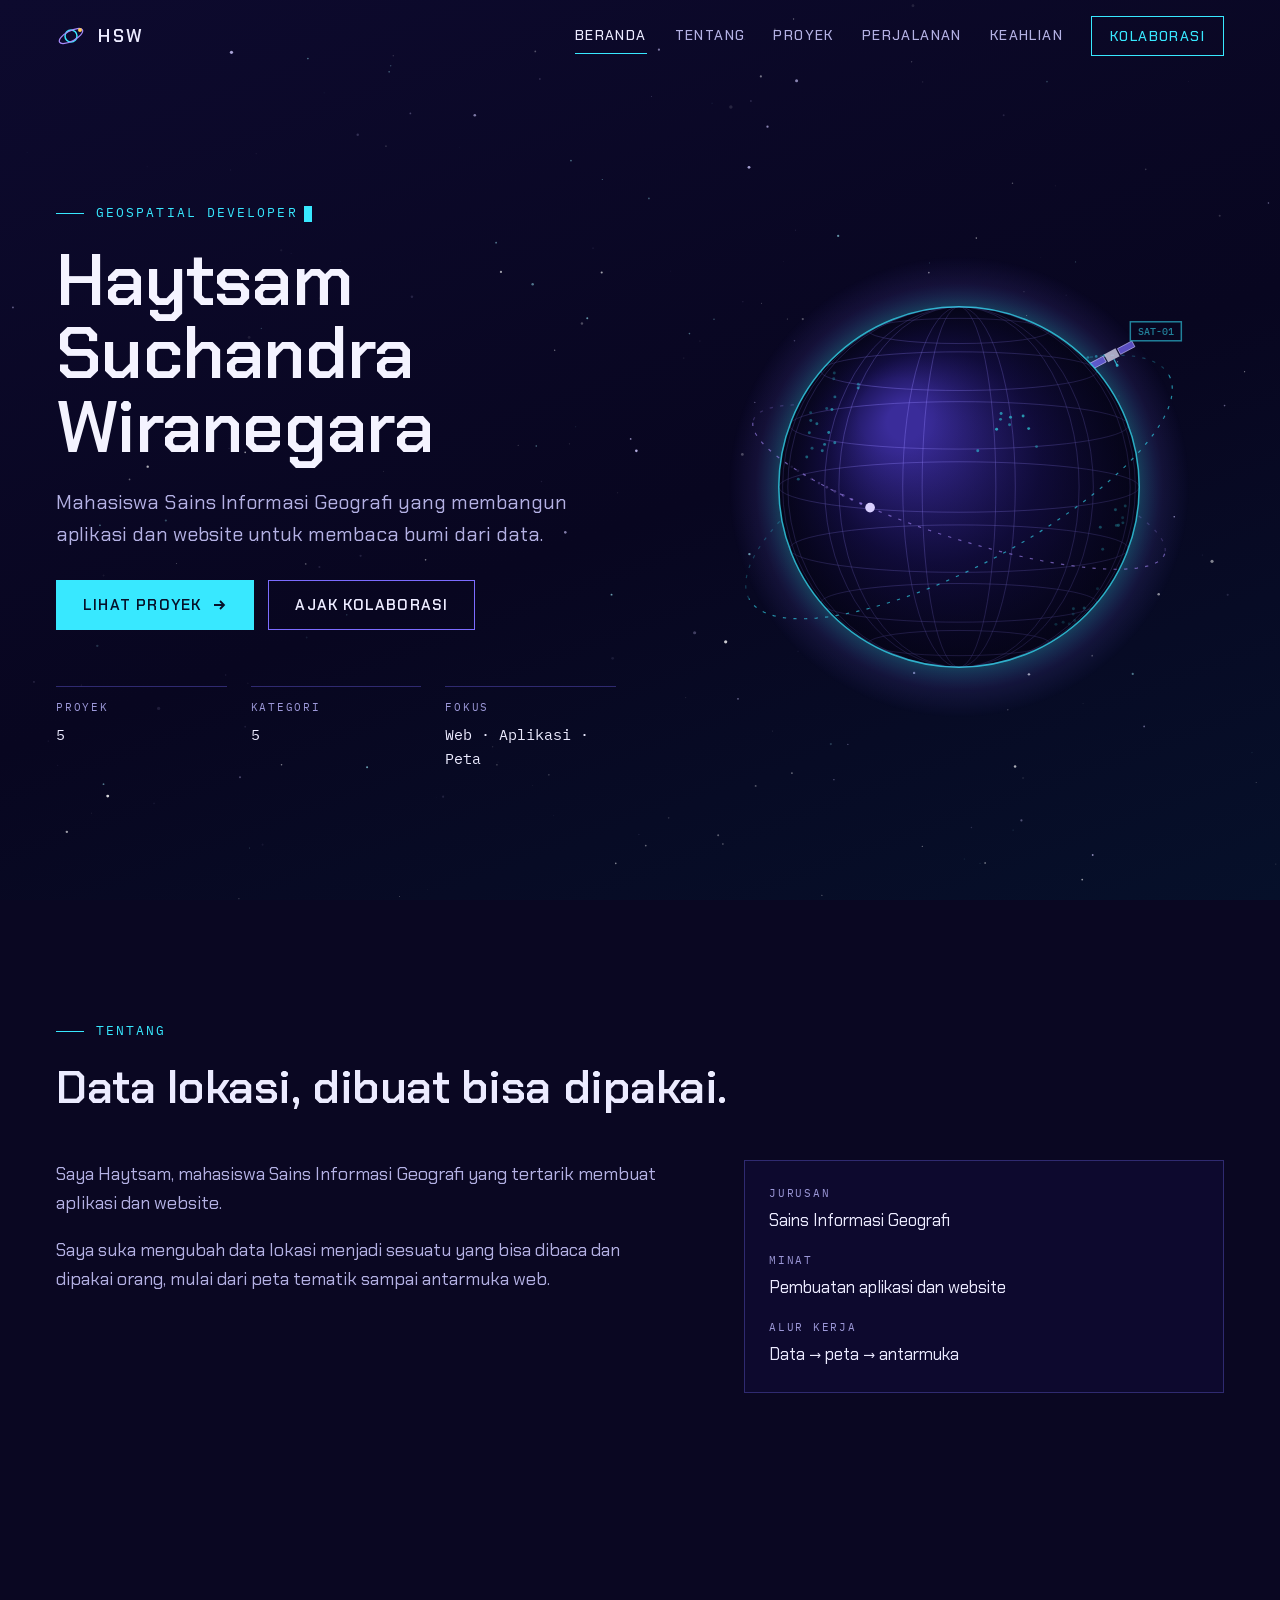
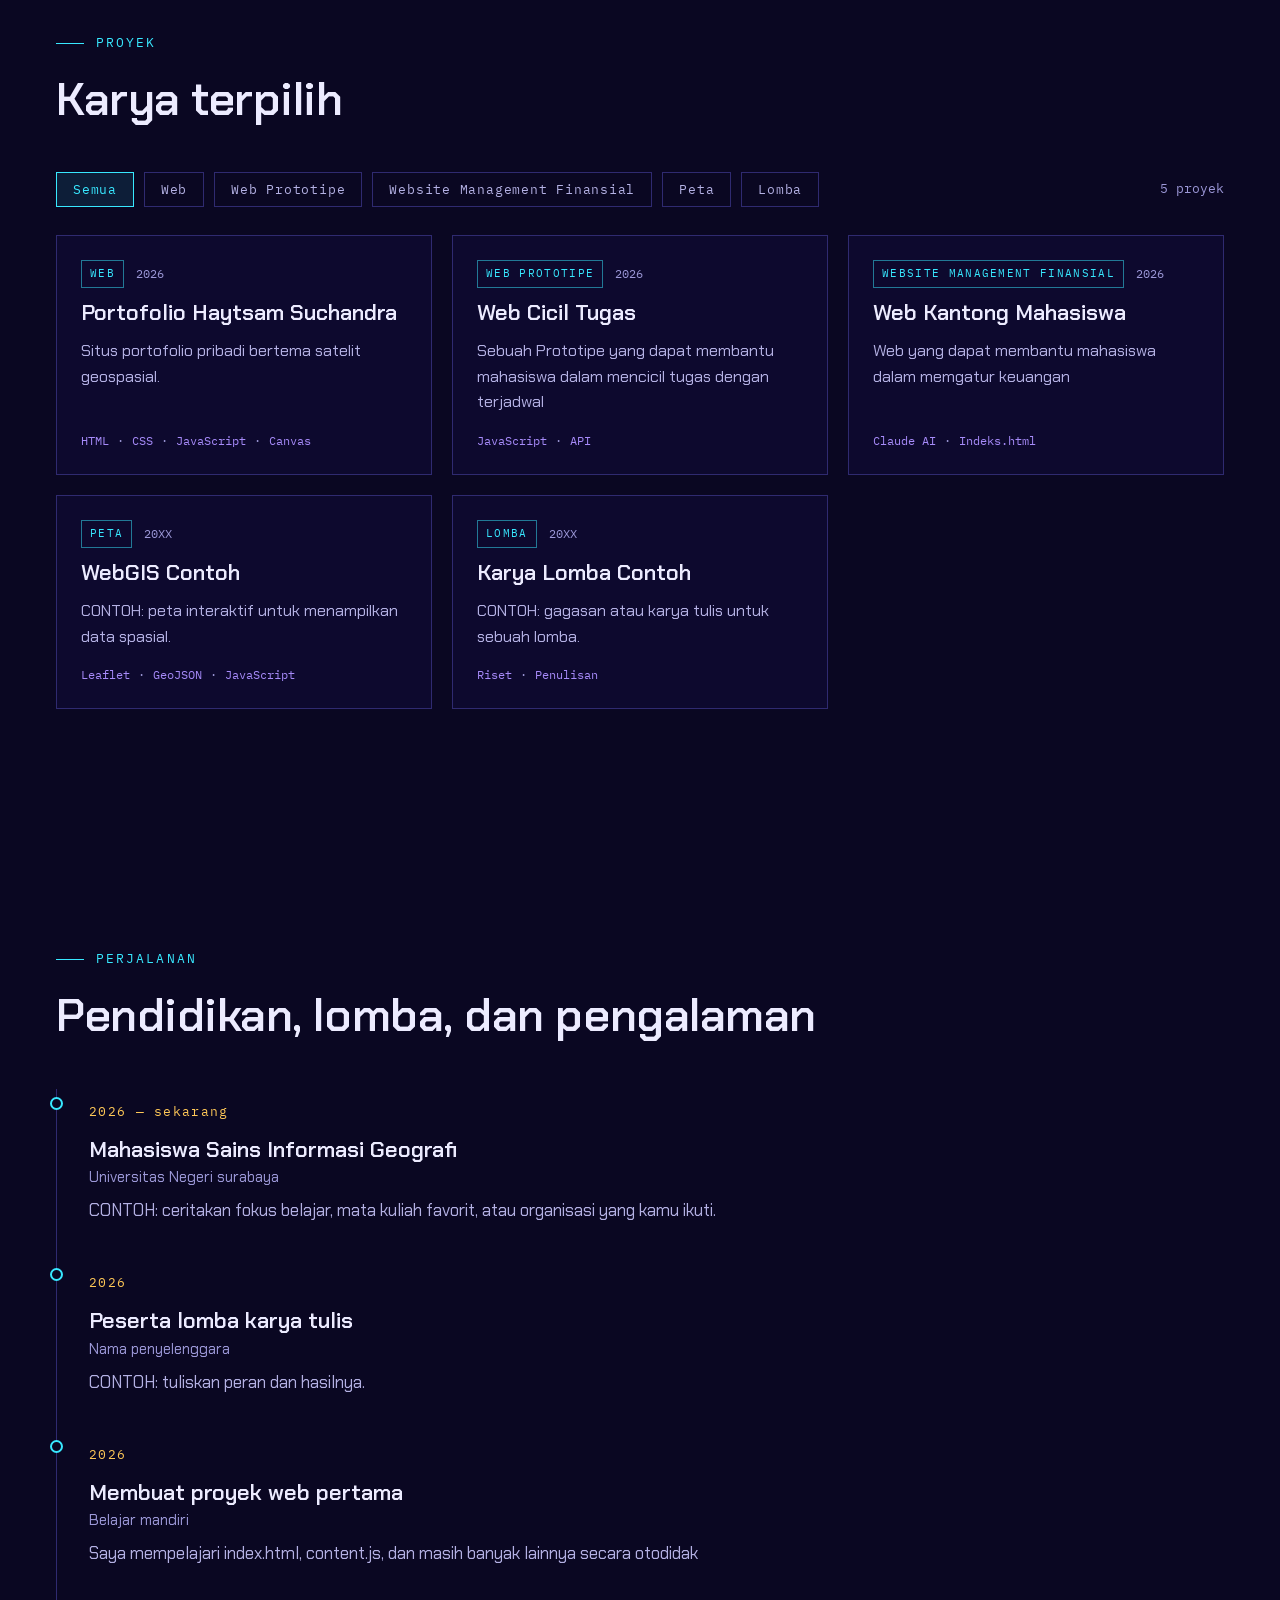
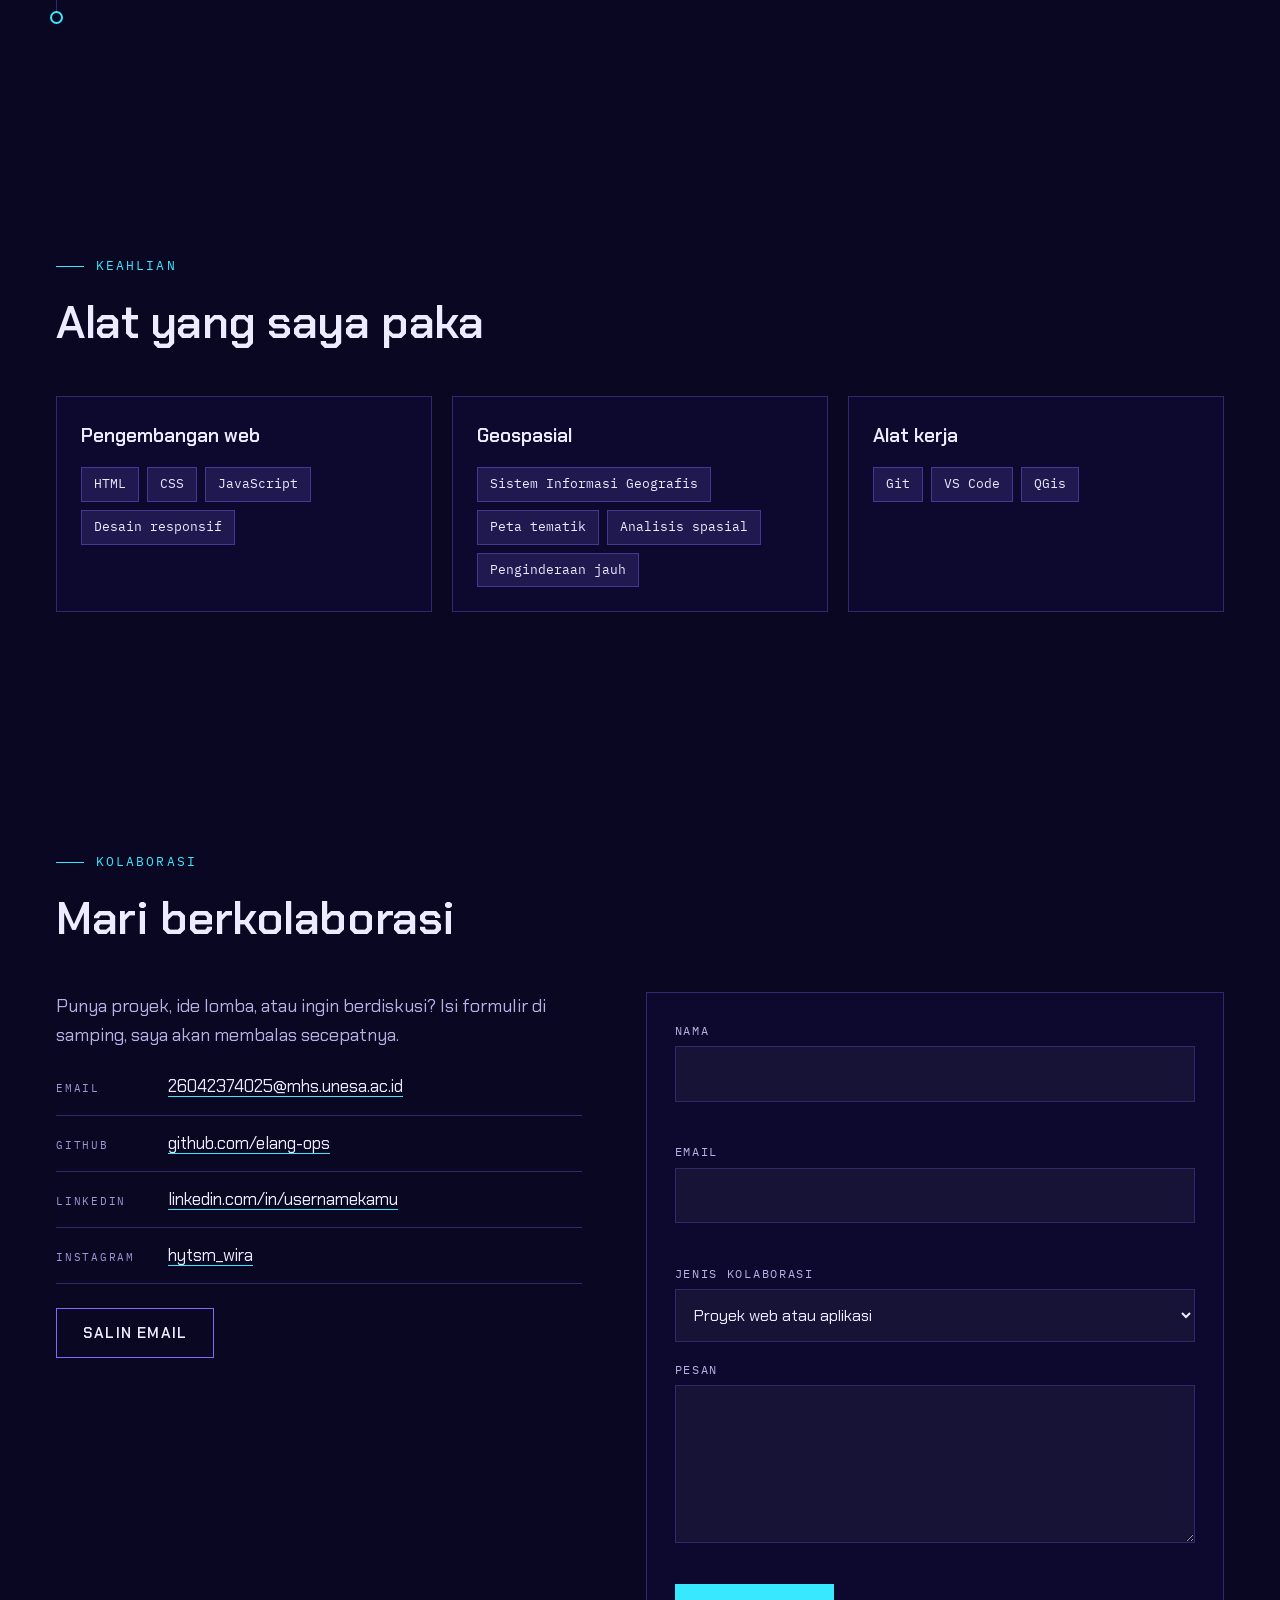
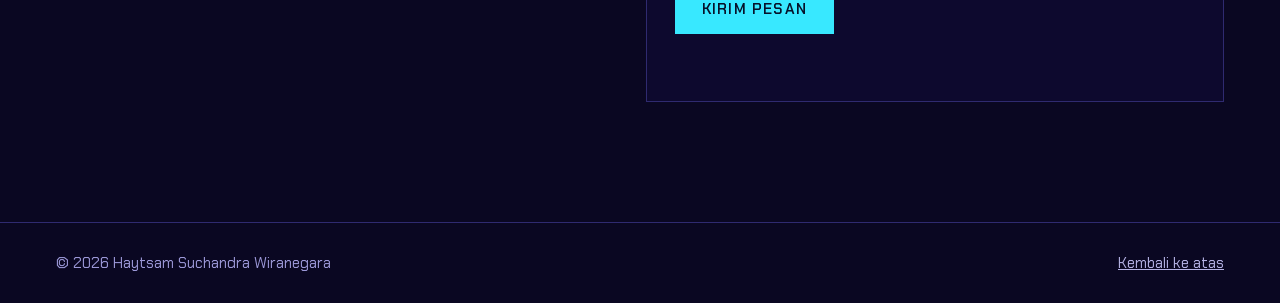
<file: index.html>
<!DOCTYPE html>
<html lang="id">
<head>
  <meta charset="UTF-8">
  <meta name="viewport" content="width=device-width, initial-scale=1">
  <title>Haytsam Suchandra Wiranegara | Portofolio</title>
  <meta name="description" content="Portofolio Haytsam Suchandra Wiranegara, mahasiswa Sains Informasi Geografi yang membangun aplikasi dan website berbasis data geospasial.">
  <meta name="theme-color" content="#0A0722">
  <link rel="preconnect" href="https://fonts.googleapis.com">
  <link rel="preconnect" href="https://fonts.gstatic.com" crossorigin>
  <link href="https://fonts.googleapis.com/css2?family=Chakra+Petch:wght@400;500;600&family=IBM+Plex+Mono:wght@400;500&display=swap" rel="stylesheet">
  <link rel="stylesheet" href="style.css">
</head>
<body>
  <a class="skip-link" href="#konten">Lewati ke konten</a>

  <!-- Bintang latar belakang (digambar oleh script.js) -->
  <canvas id="stars" aria-hidden="true"></canvas>

  <header class="site-header" id="header">
    <div class="wrap header-in">
      <a class="brand" href="#beranda" aria-label="Kembali ke beranda">
        <svg width="30" height="30" viewBox="0 0 30 30" fill="none" aria-hidden="true">
          <circle cx="15" cy="15" r="6" stroke="#38E8FF" stroke-width="1.5"/>
          <ellipse cx="15" cy="15" rx="13" ry="5" transform="rotate(-28 15 15)" stroke="#A78BFA" stroke-width="1.2"/>
          <circle cx="24" cy="9" r="2" fill="#FFC857"/>
        </svg>
        <span>HSW</span>
      </a>

      <button class="menu-btn" id="menu-btn" type="button" aria-expanded="false" aria-controls="nav" aria-label="Buka menu">
        <span></span><span></span><span></span>
      </button>

      <nav class="nav" id="nav" aria-label="Navigasi utama">
        <a href="#beranda">Beranda</a>
        <a href="#tentang">Tentang</a>
        <a href="#proyek">Proyek</a>
        <a href="#perjalanan">Perjalanan</a>
        <a href="#keahlian">Keahlian</a>
        <a class="nav-cta" href="#kolaborasi">Kolaborasi</a>
      </nav>
    </div>
  </header>

  <main id="konten">
    <!-- ===== BERANDA ===== -->
    <section class="wrap hero" id="beranda" aria-labelledby="hero-title">
      <div class="hero-text">
        <p class="eyebrow"><span class="eyebrow-line"></span><span id="role" aria-live="off">GEOSPATIAL DEVELOPER</span><span class="caret" aria-hidden="true"></span></p>
        <h1 id="hero-title">Haytsam Suchandra Wiranegara</h1>
        <p class="lede" id="hero-lede">Mahasiswa Sains Informasi Geografi yang membangun aplikasi dan website untuk membaca bumi dari data.</p>
        <div class="cta-row">
          <a class="btn btn-primary" href="#proyek">Lihat proyek
            <svg width="16" height="16" viewBox="0 0 16 16" fill="none" aria-hidden="true"><path d="M3 8h10M9 4l4 4-4 4" stroke="currentColor" stroke-width="1.8"/></svg>
          </a>
          <a class="btn btn-ghost" href="#kolaborasi">Ajak kolaborasi</a>
        </div>
        <dl class="hud" id="hud"></dl>
      </div>

      <div class="planet" id="planet">
        <canvas id="orbit" role="img" aria-label="Animasi satelit yang mengorbit planet dan memindai satu area studi"></canvas>
      </div>
    </section>

    <!-- ===== TENTANG ===== -->
    <section class="section" id="tentang" aria-labelledby="tentang-title">
      <div class="wrap">
        <header class="section-head reveal">
          <p class="eyebrow"><span class="eyebrow-line"></span>TENTANG</p>
          <h2 class="section-title" id="tentang-title">Data lokasi, dibuat bisa dipakai.</h2>
        </header>
        <div class="about-grid">
          <div class="about-text reveal" id="about-text"></div>
          <dl class="facts reveal" id="facts"></dl>
        </div>
      </div>
    </section>

    <!-- ===== PROYEK ===== -->
    <section class="section" id="proyek" aria-labelledby="proyek-title">
      <div class="wrap">
        <header class="section-head reveal">
          <p class="eyebrow"><span class="eyebrow-line"></span>PROYEK</p>
          <h2 class="section-title" id="proyek-title">Karya terpilih</h2>
        </header>
        <div class="filter-bar reveal">
          <div class="filters" id="project-filters" role="group" aria-label="Filter kategori proyek"></div>
          <p class="result-count" id="project-count" aria-live="polite"></p>
        </div>
        <div class="card-grid" id="project-grid"></div>
      </div>
    </section>

    <!-- ===== PERJALANAN ===== -->
    <section class="section" id="perjalanan" aria-labelledby="perjalanan-title">
      <div class="wrap">
        <header class="section-head reveal">
          <p class="eyebrow"><span class="eyebrow-line"></span>PERJALANAN</p>
          <h2 class="section-title" id="perjalanan-title">Pendidikan, lomba, dan pengalaman</h2>
        </header>
        <ol class="timeline" id="timeline"></ol>
      </div>
    </section>

    <!-- ===== KEAHLIAN ===== -->
    <section class="section" id="keahlian" aria-labelledby="keahlian-title">
      <div class="wrap">
        <header class="section-head reveal">
          <p class="eyebrow"><span class="eyebrow-line"></span>KEAHLIAN</p>
          <h2 class="section-title" id="keahlian-title">Alat yang saya pakai</h2>
        </header>
        <div class="skill-grid" id="skills"></div>
      </div>
    </section>

    <!-- ===== KONTAK ===== -->
    <section class="section" id="kolaborasi" aria-labelledby="kontak-title">
      <div class="wrap">
        <header class="section-head reveal">
          <p class="eyebrow"><span class="eyebrow-line"></span>KOLABORASI</p>
          <h2 class="section-title" id="kontak-title">Mari berkolaborasi</h2>
        </header>
        <div class="contact-grid">
          <div class="contact-info reveal">
            <p class="contact-lede" id="contact-lede"></p>
            <ul class="contact-list" id="contact-list"></ul>
            <button class="btn btn-ghost" type="button" id="copy-email">Salin email</button>
            <p class="status" id="copy-status" role="status" aria-live="polite"></p>
          </div>

          <form class="form reveal" id="contact-form" novalidate>
            <div class="field">
              <label for="f-nama">Nama</label>
              <input id="f-nama" name="nama" type="text" autocomplete="name" required>
              <p class="error" id="e-nama" aria-live="polite"></p>
            </div>
            <div class="field">
              <label for="f-email">Email</label>
              <input id="f-email" name="email" type="email" autocomplete="email" required>
              <p class="error" id="e-email" aria-live="polite"></p>
            </div>
            <div class="field">
              <label for="f-jenis">Jenis kolaborasi</label>
              <select id="f-jenis" name="jenis"></select>
            </div>
            <div class="hp" aria-hidden="true">
              <label for="f-web">Jangan diisi</label>
              <input id="f-web" name="_gotcha" type="text" tabindex="-1" autocomplete="off">
            </div>
            <div class="field">
              <label for="f-pesan">Pesan</label>
              <textarea id="f-pesan" name="pesan" rows="5" required></textarea>
              <p class="error" id="e-pesan" aria-live="polite"></p>
            </div>
            <button class="btn btn-primary" type="submit" id="form-submit">Kirim pesan</button>
            <p class="status" id="form-status" role="status" aria-live="polite"></p>
          </form>
        </div>
      </div>
    </section>
  </main>

  <footer class="site-footer">
    <div class="wrap footer-in">
      <p>&copy; <span id="year"></span> Haytsam Suchandra Wiranegara</p>
      <a href="#beranda">Kembali ke atas</a>
    </div>
  </footer>

  <!-- Detail proyek -->
  <dialog class="dialog" id="project-dialog" aria-labelledby="dlg-title">
    <button class="dlg-close" type="button" id="dlg-close" aria-label="Tutup detail proyek">
      <svg width="18" height="18" viewBox="0 0 18 18" fill="none" aria-hidden="true"><path d="M3 3l12 12M15 3L3 15" stroke="currentColor" stroke-width="1.8"/></svg>
    </button>
    <div id="dlg-body"></div>
  </dialog>

  <script>
    /* Memuat content.js dengan penanda waktu (berganti tiap menit) supaya
       perubahan isi tidak tertahan di cache browser. */
    document.write('<script src="content.js?v=' + Math.floor(Date.now() / 60000) + '"><\/script>');
  </script>
  <script src="effects.js"></script>
  <script src="script.js"></script>
</body>
</html>
</file>
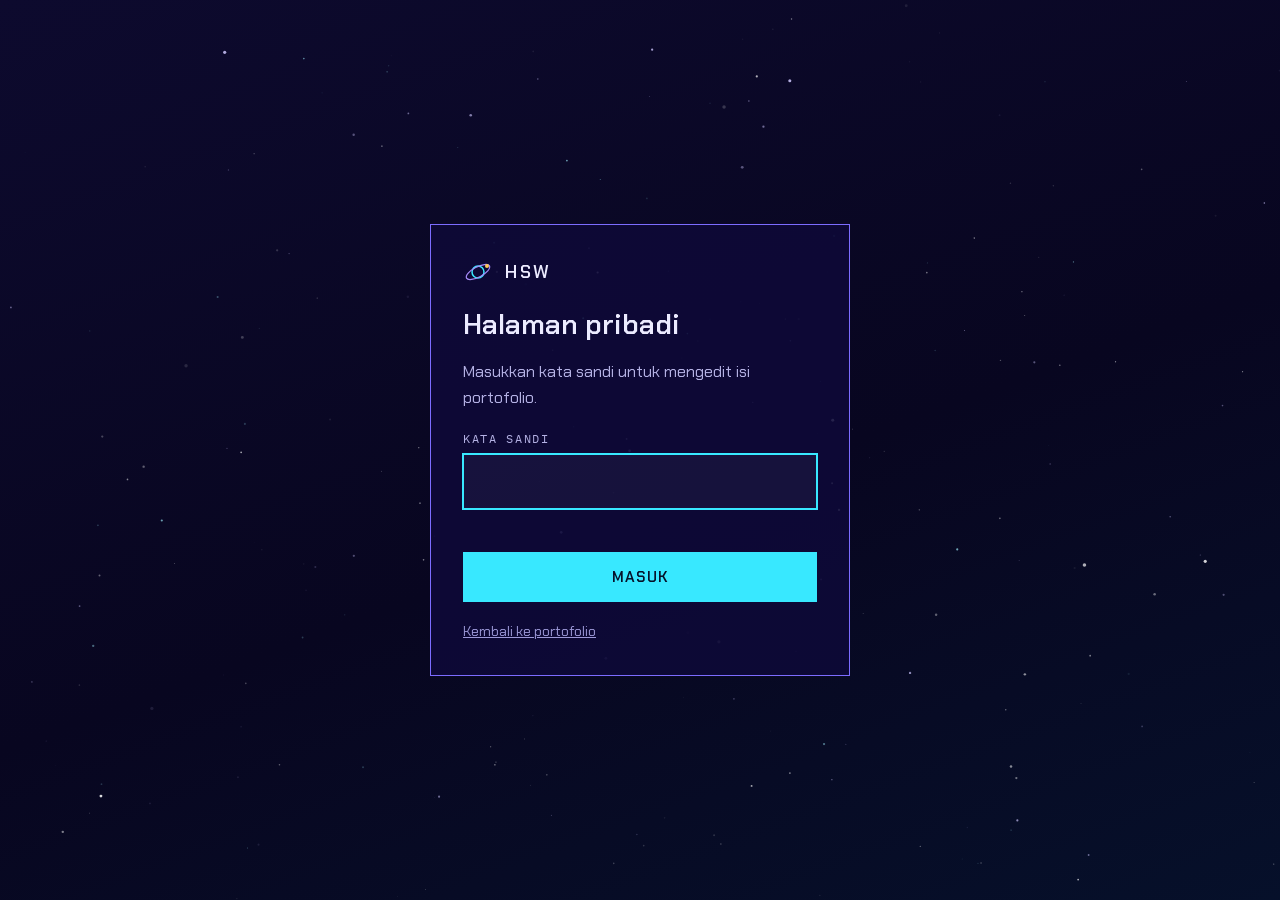
<file: admin.html>
<!DOCTYPE html>
<html lang="id">
<head>
  <meta charset="UTF-8">
  <meta name="viewport" content="width=device-width, initial-scale=1">
  <meta name="robots" content="noindex, nofollow">
  <meta name="theme-color" content="#0A0722">
  <title>Admin | Portofolio Haytsam</title>
  <link rel="preconnect" href="https://fonts.googleapis.com">
  <link rel="preconnect" href="https://fonts.gstatic.com" crossorigin>
  <link href="https://fonts.googleapis.com/css2?family=Chakra+Petch:wght@400;500;600&family=IBM+Plex+Mono:wght@400;500&display=swap" rel="stylesheet">
  <link rel="stylesheet" href="style.css">
  <link rel="stylesheet" href="admin.css">
</head>
<body class="admin">
  <canvas id="stars" aria-hidden="true"></canvas>

  <!-- ===== Layar kata sandi ===== -->
  <main id="login-view" class="login-wrap" aria-labelledby="login-title">
    <form class="login-card" id="login-form" novalidate>
      <a class="brand" href="index.html" aria-label="Ke halaman portofolio">
        <svg width="30" height="30" viewBox="0 0 30 30" fill="none" aria-hidden="true">
          <circle cx="15" cy="15" r="6" stroke="#38E8FF" stroke-width="1.5"/>
          <ellipse cx="15" cy="15" rx="13" ry="5" transform="rotate(-28 15 15)" stroke="#A78BFA" stroke-width="1.2"/>
          <circle cx="24" cy="9" r="2" fill="#FFC857"/>
        </svg>
        <span>HSW</span>
      </a>
      <h1 id="login-title">Halaman pribadi</h1>
      <p>Masukkan kata sandi untuk mengedit isi portofolio.</p>
      <div class="field">
        <label for="pw">Kata sandi</label>
        <input id="pw" name="pw" type="password" autocomplete="current-password" required>
        <p class="error" id="login-error" role="alert"></p>
      </div>
      <button class="btn btn-primary" type="submit" id="login-btn">Masuk</button>
      <a class="back-link" href="index.html">Kembali ke portofolio</a>
    </form>
  </main>

  <!-- ===== Editor ===== -->
  <div id="editor-view" hidden>
    <header class="ed-bar">
      <div class="wrap ed-bar-in">
        <div class="ed-title">
          <h1>Editor portofolio</h1>
          <span class="ed-state" id="ed-state" role="status" aria-live="polite"></span>
        </div>
        <div class="ed-actions">
          <a class="btn btn-ghost btn-sm" href="index.html?pratinjau=1" target="_blank" rel="noopener">Pratinjau</a>
          <button class="btn btn-ghost btn-sm" type="button" id="btn-copy">Salin content.js</button>
          <button class="btn btn-primary btn-sm" type="button" id="btn-publish">Terbitkan</button>
          <button class="btn btn-ghost btn-sm" type="button" id="btn-download">Unduh content.js</button>
          <button class="btn btn-ghost btn-sm" type="button" id="btn-logout">Keluar</button>
        </div>
      </div>
    </header>

    <div class="wrap ed-layout">
      <nav class="ed-tabs" id="ed-tabs" role="tablist" aria-label="Bagian yang diedit"></nav>
      <section class="ed-panel" id="ed-panel" role="tabpanel" tabindex="-1"></section>
    </div>
  </div>

  <script>
    /* Memuat content.js dengan penanda waktu (berganti tiap menit) supaya
       perubahan isi tidak tertahan di cache browser. */
    document.write('<script src="content.js?v=' + Math.floor(Date.now() / 60000) + '"><\/script>');
  </script>
  <script src="effects.js"></script>
  <script src="admin.js"></script>
</body>
</html>
</file>
<file: style.css>
/* ==========================================================
   Portofolio Haytsam: tema Cyber Satelit Geospasial
   ========================================================== */

:root {
  --bg: #0A0722;
  --bg-2: #06102A;
  --ink: #ECEBFF;
  --muted: #B4B1E4;
  --dim: #9C98D8;
  --line: #2F2A70;
  --cyan: #38E8FF;
  --violet: #7C6CFF;
  --lilac: #A78BFA;
  --amber: #FFC857;
  --danger: #FF8FA3;
  --panel: rgba(16, 12, 52, 0.72);

  --font-display: 'Chakra Petch', system-ui, sans-serif;
  --font-mono: 'IBM Plex Mono', ui-monospace, 'SFMono-Regular', Menlo, monospace;

  --gutter: clamp(20px, 5vw, 56px);
  --maxw: 1200px;
  --header-h: 72px;
}

* { box-sizing: border-box; }

html {
  scroll-behavior: smooth;
  scroll-padding-top: calc(var(--header-h) + 16px);
  background: var(--bg);
}

body {
  margin: 0;
  font-family: var(--font-display);
  font-size: 17px;
  line-height: 1.6;
  color: var(--ink);
  background: linear-gradient(160deg, #0D0A2E 0%, #080620 55%, var(--bg-2) 100%) fixed;
  overflow-x: hidden;
}

#stars {
  position: fixed;
  inset: 0;
  width: 100%;
  height: 100%;
  z-index: 0;
  pointer-events: none;
}

.site-header, main, .site-footer { position: relative; z-index: 1; }

.wrap {
  width: min(100% - 2 * var(--gutter), var(--maxw));
  margin-inline: auto;
}

a { color: inherit; }

:focus-visible {
  outline: 2px solid var(--amber);
  outline-offset: 3px;
}

.skip-link {
  position: absolute;
  left: 16px;
  top: -60px;
  z-index: 100;
  padding: 10px 16px;
  background: var(--cyan);
  color: #06122A;
  font-weight: 600;
  text-decoration: none;
}
.skip-link:focus { top: 16px; }

/* ---------- Header ---------- */
.site-header {
  position: sticky;
  top: 0;
  z-index: 50;
  transition: background 0.25s, border-color 0.25s;
  border-bottom: 1px solid transparent;
}
.site-header.scrolled {
  background: rgba(8, 6, 32, 0.82);
  backdrop-filter: blur(12px);
  -webkit-backdrop-filter: blur(12px);
  border-bottom-color: var(--line);
}
.header-in {
  display: flex;
  align-items: center;
  justify-content: space-between;
  height: var(--header-h);
}
.brand {
  display: inline-flex;
  align-items: center;
  gap: 12px;
  font-weight: 600;
  font-size: 18px;
  letter-spacing: 0.14em;
  text-decoration: none;
}
.nav {
  display: flex;
  align-items: center;
  gap: 28px;
  font-size: 14px;
  font-weight: 500;
  letter-spacing: 0.1em;
  text-transform: uppercase;
}
.nav a {
  color: var(--muted);
  text-decoration: none;
  padding: 6px 0;
  border-bottom: 1px solid transparent;
  transition: color 0.2s, border-color 0.2s;
}
.nav a:hover,
.nav a.is-active { color: var(--ink); border-bottom-color: var(--cyan); }
.nav a.nav-cta {
  padding: 8px 18px;
  border: 1px solid var(--cyan);
  color: var(--cyan);
}
.nav a.nav-cta:hover,
.nav a.nav-cta.is-active { background: rgba(56, 232, 255, 0.12); color: var(--cyan); }

.menu-btn {
  display: none;
  width: 44px;
  height: 44px;
  padding: 0;
  background: none;
  border: 1px solid var(--line);
  cursor: pointer;
  flex-direction: column;
  align-items: center;
  justify-content: center;
  gap: 5px;
}
.menu-btn span {
  display: block;
  width: 20px;
  height: 2px;
  background: var(--ink);
  transition: transform 0.2s, opacity 0.2s;
}
.nav-open .menu-btn span:nth-child(1) { transform: translateY(7px) rotate(45deg); }
.nav-open .menu-btn span:nth-child(2) { opacity: 0; }
.nav-open .menu-btn span:nth-child(3) { transform: translateY(-7px) rotate(-45deg); }

/* ---------- Tombol ---------- */
.btn {
  display: inline-flex;
  align-items: center;
  justify-content: center;
  gap: 10px;
  height: 50px;
  padding: 0 26px;
  font-family: var(--font-display);
  font-size: 15px;
  font-weight: 600;
  letter-spacing: 0.08em;
  text-transform: uppercase;
  text-decoration: none;
  border: 1px solid transparent;
  background: none;
  color: var(--ink);
  cursor: pointer;
  transition: background 0.2s, color 0.2s, border-color 0.2s;
}
.btn-primary { background: var(--cyan); color: #06122A; }
.btn-primary:hover { background: #8AF2FF; }
.btn-ghost { border-color: var(--violet); }
.btn-ghost:hover { background: rgba(124, 108, 255, 0.2); }

/* ---------- Hero ---------- */
.hero {
  min-height: calc(100svh - var(--header-h));
  display: grid;
  grid-template-columns: minmax(0, 1.05fr) minmax(0, 0.95fr);
  align-items: center;
  gap: clamp(24px, 4vw, 64px);
  padding-block: clamp(32px, 6vw, 72px);
}
.eyebrow {
  display: flex;
  align-items: center;
  gap: 12px;
  margin: 0 0 20px;
  font-family: var(--font-mono);
  font-size: 13px;
  letter-spacing: 0.16em;
  color: var(--cyan);
  text-transform: uppercase;
}
.eyebrow-line { width: 28px; height: 1px; background: var(--cyan); flex: none; }
.caret {
  width: 8px;
  height: 16px;
  background: var(--cyan);
  margin-left: -6px;
  animation: blink 1s steps(1) infinite;
}
@keyframes blink { 50% { opacity: 0; } }

.hero h1 {
  margin: 0 0 22px;
  font-size: clamp(40px, 6vw, 72px);
  line-height: 1.02;
  font-weight: 600;
  letter-spacing: -0.01em;
  color: #F4F3FF;
  text-wrap: balance;
}
.lede {
  margin: 0 0 30px;
  max-width: 34em;
  font-size: clamp(17px, 1.6vw, 20px);
  color: var(--muted);
}
.cta-row { display: flex; flex-wrap: wrap; gap: 14px; }

.hud {
  display: grid;
  grid-template-columns: repeat(3, minmax(0, 1fr));
  gap: 24px;
  max-width: 560px;
  margin: clamp(32px, 5vw, 56px) 0 0;
  font-family: var(--font-mono);
}
.hud div { border-top: 1px solid var(--line); padding-top: 12px; }
.hud dt { font-size: 11px; letter-spacing: 0.16em; color: var(--dim); text-transform: uppercase; }
.hud dd { margin: 6px 0 0; font-size: 15px; color: var(--ink); font-variant-numeric: tabular-nums; }

.planet {
  position: relative;
  width: 100%;
  max-width: 640px;
  margin-inline: auto;
  aspect-ratio: 1 / 1;
}
#orbit { position: absolute; inset: 0; width: 100%; height: 100%; display: block; }

/* ---------- Seksi ---------- */
.section { padding-block: clamp(64px, 10vw, 120px); }
.section-head { margin-bottom: clamp(28px, 4vw, 48px); }
.section-title {
  margin: 0;
  font-size: clamp(30px, 4vw, 46px);
  line-height: 1.1;
  font-weight: 600;
  letter-spacing: -0.01em;
  text-wrap: balance;
}

.about-grid {
  display: grid;
  grid-template-columns: minmax(0, 1.3fr) minmax(0, 1fr);
  gap: clamp(28px, 5vw, 72px);
  align-items: start;
}
.about-text p { margin: 0 0 18px; max-width: 38em; color: var(--muted); font-size: 18px; }
.about-text p:last-child { margin-bottom: 0; }
.facts {
  margin: 0;
  padding: 24px;
  background: var(--panel);
  border: 1px solid var(--line);
  display: grid;
  gap: 18px;
}
.facts dt { font-family: var(--font-mono); font-size: 11px; letter-spacing: 0.16em; text-transform: uppercase; color: var(--dim); }
.facts dd { margin: 4px 0 0; font-size: 17px; }

/* ---------- Proyek ---------- */
.filter-bar {
  display: flex;
  flex-wrap: wrap;
  align-items: center;
  justify-content: space-between;
  gap: 16px;
  margin-bottom: 28px;
}
.filters { display: flex; flex-wrap: wrap; gap: 10px; }
.chip {
  font-family: var(--font-mono);
  font-size: 13px;
  letter-spacing: 0.06em;
  padding: 8px 16px;
  color: var(--muted);
  background: none;
  border: 1px solid var(--line);
  cursor: pointer;
  transition: color 0.2s, border-color 0.2s, background 0.2s;
}
.chip:hover { border-color: var(--lilac); color: var(--ink); }
.chip.is-active { border-color: var(--cyan); color: var(--cyan); background: rgba(56, 232, 255, 0.1); }
.result-count { margin: 0; font-family: var(--font-mono); font-size: 13px; color: var(--dim); }

.card-grid {
  display: grid;
  grid-template-columns: repeat(auto-fill, minmax(min(100%, 290px), 1fr));
  gap: 20px;
}
.card {
  display: flex;
  flex-direction: column;
  gap: 12px;
  min-width: 0;
  padding: 24px;
  font: inherit;
  color: inherit;
  text-align: left;
  background: var(--panel);
  border: 1px solid var(--line);
  cursor: pointer;
  transition: transform 0.2s, border-color 0.2s;
}
.card:hover { transform: translateY(-4px); border-color: var(--cyan); }
.card-top { display: flex; justify-content: space-between; align-items: center; gap: 12px; }
.tag {
  font-family: var(--font-mono);
  font-size: 11px;
  letter-spacing: 0.12em;
  text-transform: uppercase;
  padding: 4px 8px;
  color: var(--cyan);
  border: 1px solid rgba(56, 232, 255, 0.5);
}
.year { font-family: var(--font-mono); font-size: 12px; color: var(--dim); }
.card-title { font-size: 22px; font-weight: 600; line-height: 1.2; }
.card-sum { color: var(--muted); font-size: 16px; }
.card-stack { display: flex; flex-wrap: wrap; gap: 8px; margin-top: auto; padding-top: 4px; }
.stack-item { font-family: var(--font-mono); font-size: 12px; color: var(--lilac); }
.stack-item + .stack-item::before { content: '\00B7'; margin-right: 8px; color: var(--dim); }
.empty { grid-column: 1 / -1; padding: 32px; border: 1px dashed var(--line); color: var(--muted); text-align: center; }

/* ---------- Timeline ---------- */
.timeline {
  list-style: none;
  margin: 0;
  padding: 0 0 0 32px;
  border-left: 1px solid var(--line);
  display: flex;
  flex-direction: column;
  gap: 36px;
  max-width: 760px;
}
.tl-item { position: relative; }
.tl-dot {
  position: absolute;
  left: -39px;
  top: 8px;
  width: 13px;
  height: 13px;
  border-radius: 50%;
  background: var(--bg);
  border: 2px solid var(--cyan);
}
.tl-period { font-family: var(--font-mono); font-size: 13px; letter-spacing: 0.1em; color: var(--amber); }
.tl-title { margin: 4px 0 2px; font-size: 22px; font-weight: 600; line-height: 1.25; }
.tl-place { margin: 0 0 8px; font-size: 15px; color: var(--dim); }
.tl-text { margin: 0; color: var(--muted); }

/* ---------- Keahlian ---------- */
.skill-grid {
  display: grid;
  grid-template-columns: repeat(auto-fit, minmax(min(100%, 260px), 1fr));
  gap: 20px;
}
.skill-card { padding: 24px; background: var(--panel); border: 1px solid var(--line); }
.skill-card h3 { margin: 0 0 16px; font-size: 19px; font-weight: 600; }
.skill-list { list-style: none; margin: 0; padding: 0; display: flex; flex-wrap: wrap; gap: 8px; }
.skill-list li {
  font-family: var(--font-mono);
  font-size: 13px;
  padding: 6px 12px;
  color: var(--ink);
  background: rgba(124, 108, 255, 0.16);
  border: 1px solid rgba(124, 108, 255, 0.4);
}

/* ---------- Kontak ---------- */
.contact-grid {
  display: grid;
  grid-template-columns: minmax(0, 1fr) minmax(0, 1.1fr);
  gap: clamp(28px, 5vw, 72px);
  align-items: start;
}
.contact-lede { margin: 0 0 24px; color: var(--muted); font-size: 18px; max-width: 28em; }
.contact-list { list-style: none; margin: 0 0 24px; padding: 0; display: grid; gap: 14px; }
.contact-list li { display: flex; flex-wrap: wrap; gap: 4px 16px; align-items: baseline; padding-bottom: 14px; border-bottom: 1px solid var(--line); }
.contact-list .k { min-width: 96px; font-family: var(--font-mono); font-size: 11px; letter-spacing: 0.16em; text-transform: uppercase; color: var(--dim); }
.contact-list a { color: var(--ink); text-decoration-color: var(--cyan); text-underline-offset: 4px; overflow-wrap: anywhere; }

.form { padding: 28px; background: var(--panel); border: 1px solid var(--line); display: grid; gap: 18px; }
.field { display: grid; gap: 6px; }
.field label { font-family: var(--font-mono); font-size: 12px; letter-spacing: 0.14em; text-transform: uppercase; color: var(--muted); }
.field input,
.field textarea {
  width: 100%;
  padding: 14px;
  font: inherit;
  font-size: 16px;
  color: var(--ink);
  background: rgba(255, 255, 255, 0.04);
  border: 1px solid var(--line);
  border-radius: 0;
  transition: border-color 0.2s;
}
.field textarea { resize: vertical; min-height: 120px; }
.field input:focus,
.field textarea:focus { outline: none; border-color: var(--cyan); box-shadow: 0 0 0 1px var(--cyan); }
.field.invalid input,
.field.invalid textarea { border-color: var(--danger); }
.error { margin: 0; min-height: 1.2em; font-size: 14px; color: var(--danger); }
.status { margin: 12px 0 0; min-height: 1.4em; font-size: 15px; color: var(--cyan); }
.form .btn { justify-self: start; }
.form .status { margin: 0; }

/* ---------- Footer ---------- */
.site-footer { border-top: 1px solid var(--line); padding-block: 28px; color: var(--dim); font-size: 15px; }
.footer-in { display: flex; flex-wrap: wrap; justify-content: space-between; gap: 12px; }
.footer-in p { margin: 0; }
.footer-in a { color: var(--muted); }

/* ---------- Dialog ---------- */
.dialog {
  width: min(640px, calc(100% - 32px));
  max-height: calc(100svh - 48px);
  padding: 36px;
  color: var(--ink);
  background: #0E0A38;
  border: 1px solid var(--violet);
  overflow: auto;
}
.dialog::backdrop { background: rgba(4, 3, 18, 0.78); }
.dlg-close {
  position: absolute;
  top: 12px;
  right: 12px;
  width: 40px;
  height: 40px;
  display: grid;
  place-items: center;
  color: var(--ink);
  background: none;
  border: 1px solid var(--line);
  cursor: pointer;
}
.dlg-close:hover { border-color: var(--cyan); }
.dlg-title { margin: 12px 0 12px; font-size: 30px; line-height: 1.15; font-weight: 600; }
.dlg-desc { margin: 0 0 20px; color: var(--muted); }
.dlg-links { display: flex; flex-wrap: wrap; gap: 12px; margin-top: 24px; }

/* ---------- Animasi masuk ---------- */
.js .reveal { opacity: 0; transform: translateY(20px); transition: opacity 0.6s ease, transform 0.6s ease; }
.js .reveal.in { opacity: 1; transform: none; }

/* ---------- Responsif ---------- */
@media (max-width: 900px) {
  .hero { grid-template-columns: minmax(0, 1fr); min-height: 0; }
  .planet { max-width: 520px; }
  .about-grid,
  .contact-grid { grid-template-columns: minmax(0, 1fr); }
}

@media (max-width: 820px) {
  .menu-btn { display: flex; }
  .nav {
    display: none;
    position: absolute;
    top: var(--header-h);
    left: 0;
    right: 0;
    flex-direction: column;
    align-items: stretch;
    gap: 0;
    padding: 8px var(--gutter) 20px;
    background: rgba(8, 6, 32, 0.97);
    border-bottom: 1px solid var(--line);
  }
  .nav-open .nav { display: flex; }
  .nav a { padding: 14px 0; border-bottom: 1px solid var(--line); }
  .nav a.nav-cta { margin-top: 14px; text-align: center; }
}

@media (max-width: 520px) {
  body { font-size: 16px; }
  .hud { gap: 14px; }
  .dialog { padding: 28px 20px; }
}

@media (prefers-reduced-motion: reduce) {
  html { scroll-behavior: auto; }
  *, *::before, *::after { animation: none !important; transition: none !important; }
  .js .reveal { opacity: 1; transform: none; }
}

/* ---------- Tambahan: form kolaborasi dan pratinjau ---------- */
.field select {
  width: 100%;
  padding: 14px;
  font: inherit;
  font-size: 16px;
  color: var(--ink);
  background: rgba(255, 255, 255, 0.04);
  border: 1px solid var(--line);
  border-radius: 0;
}
.field select:focus { outline: none; border-color: var(--cyan); box-shadow: 0 0 0 1px var(--cyan); }
.field select option { background: #0E0A38; color: var(--ink); }

.hp { position: absolute; left: -9999px; width: 1px; height: 1px; overflow: hidden; }

.preview-bar {
  position: sticky;
  top: 0;
  z-index: 60;
  display: flex;
  flex-wrap: wrap;
  justify-content: space-between;
  gap: 8px 16px;
  padding: 10px var(--gutter);
  font-family: var(--font-mono);
  font-size: 13px;
  color: #1A1204;
  background: var(--amber);
}
.preview-bar a { color: inherit; font-weight: 500; }
.preview-bar + .site-header { top: 0; }
</file>
<file: admin.css>
/* ==========================================================
   Halaman admin
   ========================================================== */
body.admin { min-height: 100svh; }
body.admin main { position: relative; z-index: 1; }

[hidden] { display: none !important; }

/* ---------- Masuk ---------- */
.login-wrap {
  min-height: 100svh;
  display: grid;
  place-items: center;
  padding: 24px var(--gutter);
}
.login-card {
  width: min(100%, 420px);
  padding: 32px;
  background: rgba(14, 10, 56, 0.88);
  border: 1px solid var(--violet);
  display: grid;
  gap: 18px;
}
.login-card h1 { margin: 0; font-size: 28px; line-height: 1.15; font-weight: 600; }
.login-card p { margin: 0; color: var(--muted); font-size: 16px; }
.login-card .btn { width: 100%; }
.login-card .brand { margin-bottom: 4px; }
.back-link { color: var(--dim); font-size: 14px; }

/* ---------- Editor ---------- */
.ed-bar {
  position: sticky;
  top: 0;
  z-index: 40;
  background: rgba(8, 6, 32, 0.92);
  backdrop-filter: blur(12px);
  -webkit-backdrop-filter: blur(12px);
  border-bottom: 1px solid var(--line);
}
.ed-bar-in {
  display: flex;
  flex-wrap: wrap;
  align-items: center;
  justify-content: space-between;
  gap: 12px 20px;
  padding-block: 12px;
}
.ed-title { display: flex; flex-wrap: wrap; align-items: baseline; gap: 4px 14px; }
.ed-title h1 { margin: 0; font-size: 20px; font-weight: 600; letter-spacing: 0.04em; }
.ed-state { font-family: var(--font-mono); font-size: 12px; color: var(--dim); }
.ed-state.dirty { color: var(--amber); }
.ed-actions { display: flex; flex-wrap: wrap; gap: 8px; }
.btn-sm { height: 40px; padding: 0 16px; font-size: 13px; }

.ed-layout {
  display: grid;
  grid-template-columns: 220px minmax(0, 1fr);
  gap: clamp(20px, 4vw, 48px);
  padding-block: 32px 80px;
  align-items: start;
}
.ed-tabs {
  position: sticky;
  top: 96px;
  display: grid;
  gap: 6px;
}
.ed-tab {
  text-align: left;
  padding: 12px 14px;
  font: inherit;
  font-size: 15px;
  font-weight: 500;
  color: var(--muted);
  background: none;
  border: 1px solid transparent;
  cursor: pointer;
}
.ed-tab:hover { color: var(--ink); border-color: var(--line); }
.ed-tab[aria-selected="true"] { color: var(--cyan); border-color: var(--cyan); background: rgba(56, 232, 255, 0.08); }

.ed-panel { min-width: 0; display: grid; gap: 22px; max-width: 760px; }
.ed-panel h2 { margin: 0; font-size: 28px; line-height: 1.15; font-weight: 600; }
.ed-note { margin: 0; color: var(--muted); font-size: 16px; }

.admin .field { gap: 6px; }
.admin .field textarea { min-height: 96px; }
.hint { margin: 0; font-size: 13px; color: var(--dim); }

.items { display: grid; gap: 12px; }
.item { background: var(--panel); border: 1px solid var(--line); }
.item > summary {
  display: flex;
  align-items: center;
  gap: 12px;
  padding: 14px 16px;
  cursor: pointer;
  font-weight: 500;
  list-style: none;
}
.item > summary::-webkit-details-marker { display: none; }
.item > summary::before { content: '\25B8'; color: var(--cyan); transition: transform 0.15s; }
.item[open] > summary::before { transform: rotate(90deg); }
.item-body { display: grid; gap: 16px; padding: 4px 16px 18px; }
.item-tools { display: flex; flex-wrap: wrap; gap: 8px; }
.item-tools .btn { height: 36px; padding: 0 12px; font-size: 12px; }
.btn-danger { border-color: rgba(255, 143, 163, 0.6); color: var(--danger); }
.btn-danger:hover { background: rgba(255, 143, 163, 0.14); }
.add-row { justify-self: start; }

.code-box { background: var(--panel); border: 1px solid var(--line); }
.code-box summary { padding: 14px 16px; cursor: pointer; font-weight: 500; }
.code-box textarea {
  display: block;
  width: 100%;
  min-height: 260px;
  padding: 14px;
  font-family: var(--font-mono);
  font-size: 12px;
  line-height: 1.5;
  color: var(--ink);
  background: rgba(0, 0, 0, 0.3);
  border: 0;
  border-top: 1px solid var(--line);
  resize: vertical;
}

.steps { margin: 0; padding-left: 20px; color: var(--muted); display: grid; gap: 6px; }
.callout {
  margin: 0;
  padding: 14px 16px;
  font-size: 15px;
  color: var(--ink);
  background: rgba(255, 200, 87, 0.08);
  border: 1px solid rgba(255, 200, 87, 0.45);
}

@media (max-width: 820px) {
  .ed-layout { grid-template-columns: minmax(0, 1fr); padding-top: 20px; }
  .ed-tabs {
    position: static;
    display: flex;
    overflow-x: auto;
    gap: 6px;
    padding-bottom: 4px;
  }
  .ed-tab { flex: none; white-space: nowrap; }
}

/* ---------- Terbitkan langsung ke GitHub ---------- */
.row-actions { display: flex; flex-wrap: wrap; gap: 10px; }
.ed-panel .status.ok { color: #6EE7B7; }
.ed-panel .status.err { color: var(--danger); }
.steps a { color: var(--cyan); }
.btn:disabled { opacity: 0.55; cursor: progress; }
</file>
